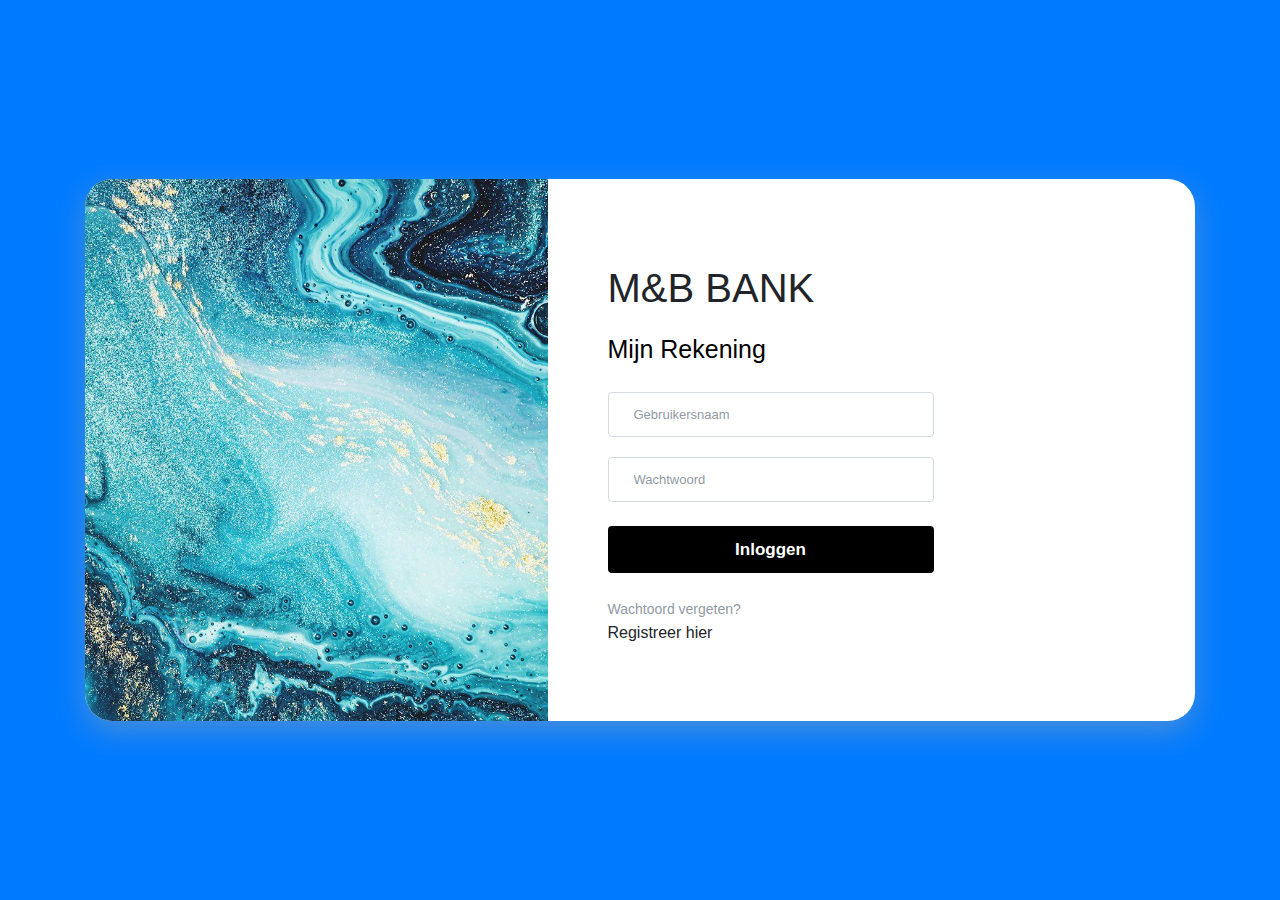
<file: login/login.html>
<!DOCTYPE html>
<html lang="en">
<head>
  <meta charset="UTF-8">
  <meta name="viewport" content="width=device-width, initial-scale=1.0">
  <meta http-equiv="X-UA-Compatible" content="ie=edge">
  <title>Login Template</title>
  <link href="https://fonts.googleapis.com/css?family=Karla:400,700&display=swap" rel="stylesheet">
  <link rel="stylesheet" href="https://cdn.materialdesignicons.com/4.8.95/css/materialdesignicons.min.css">
  <link rel="stylesheet" href="https://stackpath.bootstrapcdn.com/bootstrap/4.4.1/css/bootstrap.min.css">
  <link rel="stylesheet" href="assets/css/login.css">
</head>
<body class="bg-primary">
  <main class="d-flex align-items-center min-vh-100 py-3 py-md-0">
    <div class="container">
      <div class="card login-card">
        <div class="row no-gutters">
          <div class="col-md-5">
            <img src="assets/images/login.jpg" alt="login" class="login-card-img">
          </div>
          <div class="col-md-7">
            <div class="card-body">
              <div class="brand-wrapper">
                <h1>M&B BANK</h1>
              </div>
              <p class="login-card-description">Mijn Rekening</p>
              <form action="#!">
                  <div class="form-group">
                    <label for="username" class="sr-only">Gebruikersnaam</label>
                    <input type="text" name="uname" id="username" class="form-control" placeholder="Gebruikersnaam">
                  </div>
                  <div class="form-group mb-4">
                    <label for="password" class="sr-only">Wachtwoord</label>
                    <input type="password" name="pword" id="password" class="form-control" placeholder="Wachtwoord">
                  </div>
                  <input name="login" id="login" class="btn btn-block login-btn mb-4" type="submit" value="Inloggen">
                </form>
                <a href="#!" class="forgot-password-link">Wachtoord vergeten?</a>
                <p><a href="../register/register.html" class="text-reset">Registreer hier</a></p>
            </div>
          </div>
        </div>
      </div>
    </div>
  </main>
  <script src="https://code.jquery.com/jquery-3.4.1.min.js"></script>
  <script src="https://cdn.jsdelivr.net/npm/popper.js@1.16.0/dist/umd/popper.min.js"></script>
  <script src="https://stackpath.bootstrapcdn.com/bootstrap/4.4.1/js/bootstrap.min.js"></script>
</body>
</html>
</file>
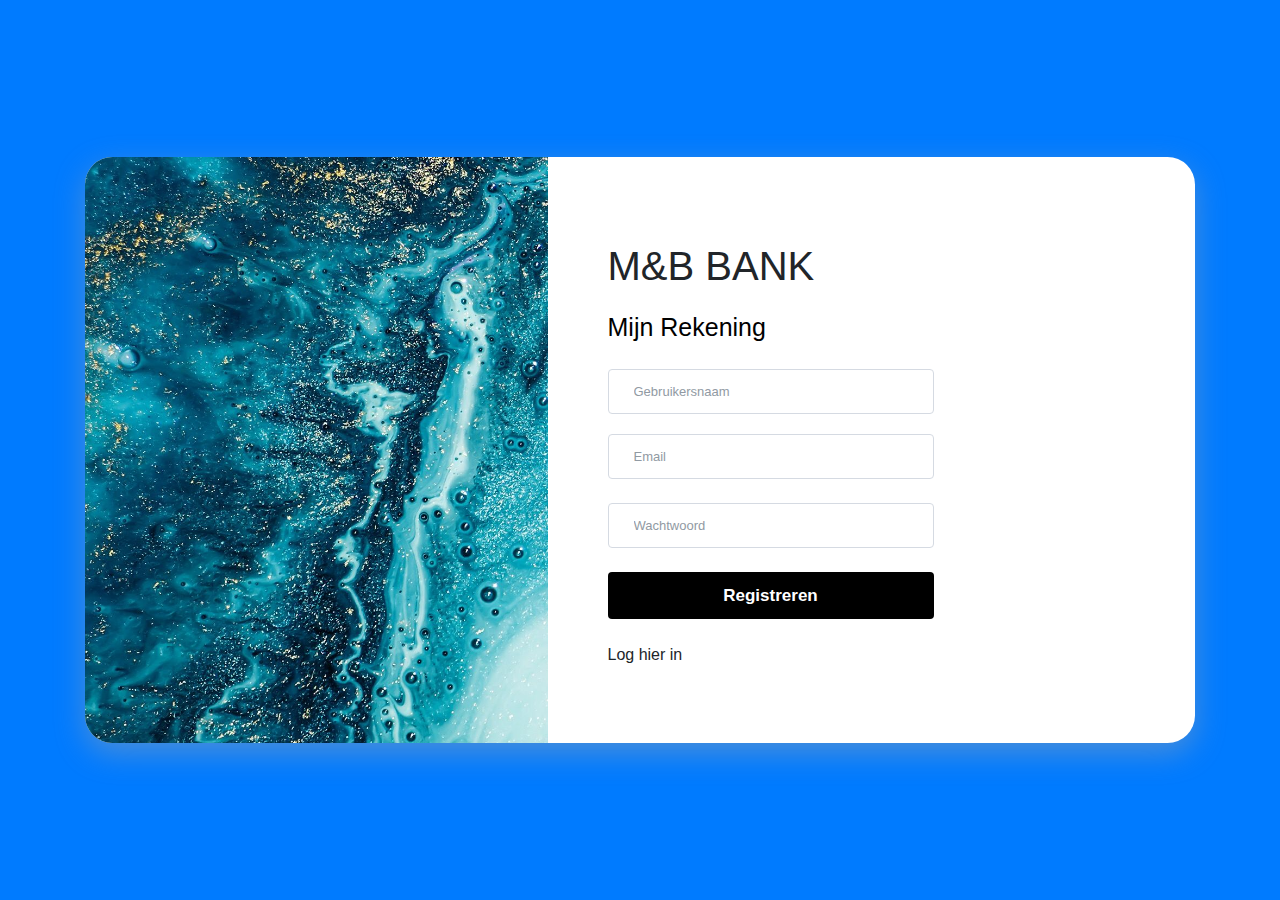
<file: register/register.html>
<!DOCTYPE html>
<html lang="en">
<head>
  <meta charset="UTF-8">
  <meta name="viewport" content="width=device-width, initial-scale=1.0">
  <meta http-equiv="X-UA-Compatible" content="ie=edge">
  <title>Login Template</title>
  <link href="https://fonts.googleapis.com/css?family=Karla:400,700&display=swap" rel="stylesheet">
  <link rel="stylesheet" href="https://cdn.materialdesignicons.com/4.8.95/css/materialdesignicons.min.css">
  <link rel="stylesheet" href="https://stackpath.bootstrapcdn.com/bootstrap/4.4.1/css/bootstrap.min.css">
  <link rel="stylesheet" href="assets/css/login.css">
</head>
<body class="bg-primary">
  <main class="d-flex align-items-center min-vh-100 py-3 py-md-0">
    <div class="container">
      <div class="card login-card">
        <div class="row no-gutters">
          <div class="col-md-5">
            <img src="assets/images/login.jpg" alt="login" class="login-card-img">
          </div>
          <div class="col-md-7">
            <div class="card-body">
              <div class="brand-wrapper">
                <h1>M&B BANK</h1>
              </div>
              <p class="login-card-description">Mijn Rekening</p>
              <form action="#!">
                  <div class="form-group">
                    <label for="username" class="sr-only">Gebruikersnaam</label>
                    <input type="text" name="uname" id="username" class="form-control" placeholder="Gebruikersnaam">
                  </div>
                  <div class="form-group mb-4">
                    <label for="email" class="sr-only">Email</label>
                    <input type="email" name="mail" id="email" class="form-control" placeholder="Email">
                  </div>
                  <div class="form-group mb-4">
                    <label for="password" class="sr-only">Wachtwoord</label>
                    <input type="password" name="pword" id="password" class="form-control" placeholder="Wachtwoord">
                  </div>
                  <input name="register" id="registeren" class="btn btn-block login-btn mb-4" type="submit" value="Registreren">
                </form>
                <p><a href="../login/login.html" class="text-reset">Log hier in</a></p>
            </div>
          </div>
        </div>
      </div>
    </div>
  </main>
  <script src="https://code.jquery.com/jquery-3.4.1.min.js"></script>
  <script src="https://cdn.jsdelivr.net/npm/popper.js@1.16.0/dist/umd/popper.min.js"></script>
  <script src="https://stackpath.bootstrapcdn.com/bootstrap/4.4.1/js/bootstrap.min.js"></script>
</body>
</html>
</file>
<file: login/assets/css/login.css>
body {
  min-height: 100vh; }

.brand-wrapper {
  margin-bottom: 19px; }
  .brand-wrapper .logo {
    height: 37px; }

.login-card {
  border: 0;
  border-radius: 27.5px;
  box-shadow: 0 10px 30px 0 rgba(172, 168, 168, 0.43);
  overflow: hidden; }
  .login-card-img {
    border-radius: 0;
    position: absolute;
    width: 100%;
    height: 100%;
    -o-object-fit: cover;
       object-fit: cover; }
  .login-card .card-body {
    padding: 85px 60px 60px; }
    @media (max-width: 422px) {
      .login-card .card-body {
        padding: 35px 24px; } }
  .login-card-description {
    font-size: 25px;
    color: #000;
    font-weight: normal;
    margin-bottom: 23px; }
  .login-card form {
    max-width: 326px; }
  .login-card .form-control {
    border: 1px solid #d5dae2;
    padding: 15px 25px;
    margin-bottom: 20px;
    min-height: 45px;
    font-size: 13px;
    line-height: 15;
    font-weight: normal; }
    .login-card .form-control::-webkit-input-placeholder {
      color: #919aa3; }
    .login-card .form-control::-moz-placeholder {
      color: #919aa3; }
    .login-card .form-control:-ms-input-placeholder {
      color: #919aa3; }
    .login-card .form-control::-ms-input-placeholder {
      color: #919aa3; }
    .login-card .form-control::placeholder {
      color: #919aa3; }
  .login-card .login-btn {
    padding: 13px 20px 12px;
    background-color: #000;
    border-radius: 4px;
    font-size: 17px;
    font-weight: bold;
    line-height: 20px;
    color: #fff;
    margin-bottom: 24px; }
    .login-card .login-btn:hover {
      border: 1px solid #000;
      background-color: transparent;
      color: #000; }
  .login-card .forgot-password-link {
    font-size: 14px;
    color: #919aa3;
    margin-bottom: 12px; }
  .login-card-footer-text {
    font-size: 16px;
    color: #0d2366;
    margin-bottom: 60px; }
    @media (max-width: 767px) {
      .login-card-footer-text {
        margin-bottom: 24px; } }
  .login-card-footer-nav a {
    font-size: 14px;
    color: #919aa3; }

/*# sourceMappingURL=login.css.map */
</file>
<file: register/assets/css/login.css>
body {
  min-height: 100vh; }

.brand-wrapper {
  margin-bottom: 19px; }
  .brand-wrapper .logo {
    height: 37px; }

.login-card {
  border: 0;
  border-radius: 27.5px;
  box-shadow: 0 10px 30px 0 rgba(172, 168, 168, 0.43);
  overflow: hidden; }
  .login-card-img {
    border-radius: 0;
    position: absolute;
    width: 100%;
    height: 100%;
    -o-object-fit: cover;
       object-fit: cover; }
  .login-card .card-body {
    padding: 85px 60px 60px; }
    @media (max-width: 422px) {
      .login-card .card-body {
        padding: 35px 24px; } }
  .login-card-description {
    font-size: 25px;
    color: #000;
    font-weight: normal;
    margin-bottom: 23px; }
  .login-card form {
    max-width: 326px; }
  .login-card .form-control {
    border: 1px solid #d5dae2;
    padding: 15px 25px;
    margin-bottom: 20px;
    min-height: 45px;
    font-size: 13px;
    line-height: 15;
    font-weight: normal; }
    .login-card .form-control::-webkit-input-placeholder {
      color: #919aa3; }
    .login-card .form-control::-moz-placeholder {
      color: #919aa3; }
    .login-card .form-control:-ms-input-placeholder {
      color: #919aa3; }
    .login-card .form-control::-ms-input-placeholder {
      color: #919aa3; }
    .login-card .form-control::placeholder {
      color: #919aa3; }
  .login-card .login-btn {
    padding: 13px 20px 12px;
    background-color: #000;
    border-radius: 4px;
    font-size: 17px;
    font-weight: bold;
    line-height: 20px;
    color: #fff;
    margin-bottom: 24px; }
    .login-card .login-btn:hover {
      border: 1px solid #000;
      background-color: transparent;
      color: #000; }
  .login-card .forgot-password-link {
    font-size: 14px;
    color: #919aa3;
    margin-bottom: 12px; }
  .login-card-footer-text {
    font-size: 16px;
    color: #0d2366;
    margin-bottom: 60px; }
    @media (max-width: 767px) {
      .login-card-footer-text {
        margin-bottom: 24px; } }
  .login-card-footer-nav a {
    font-size: 14px;
    color: #919aa3; }

/*# sourceMappingURL=login.css.map */
</file>
